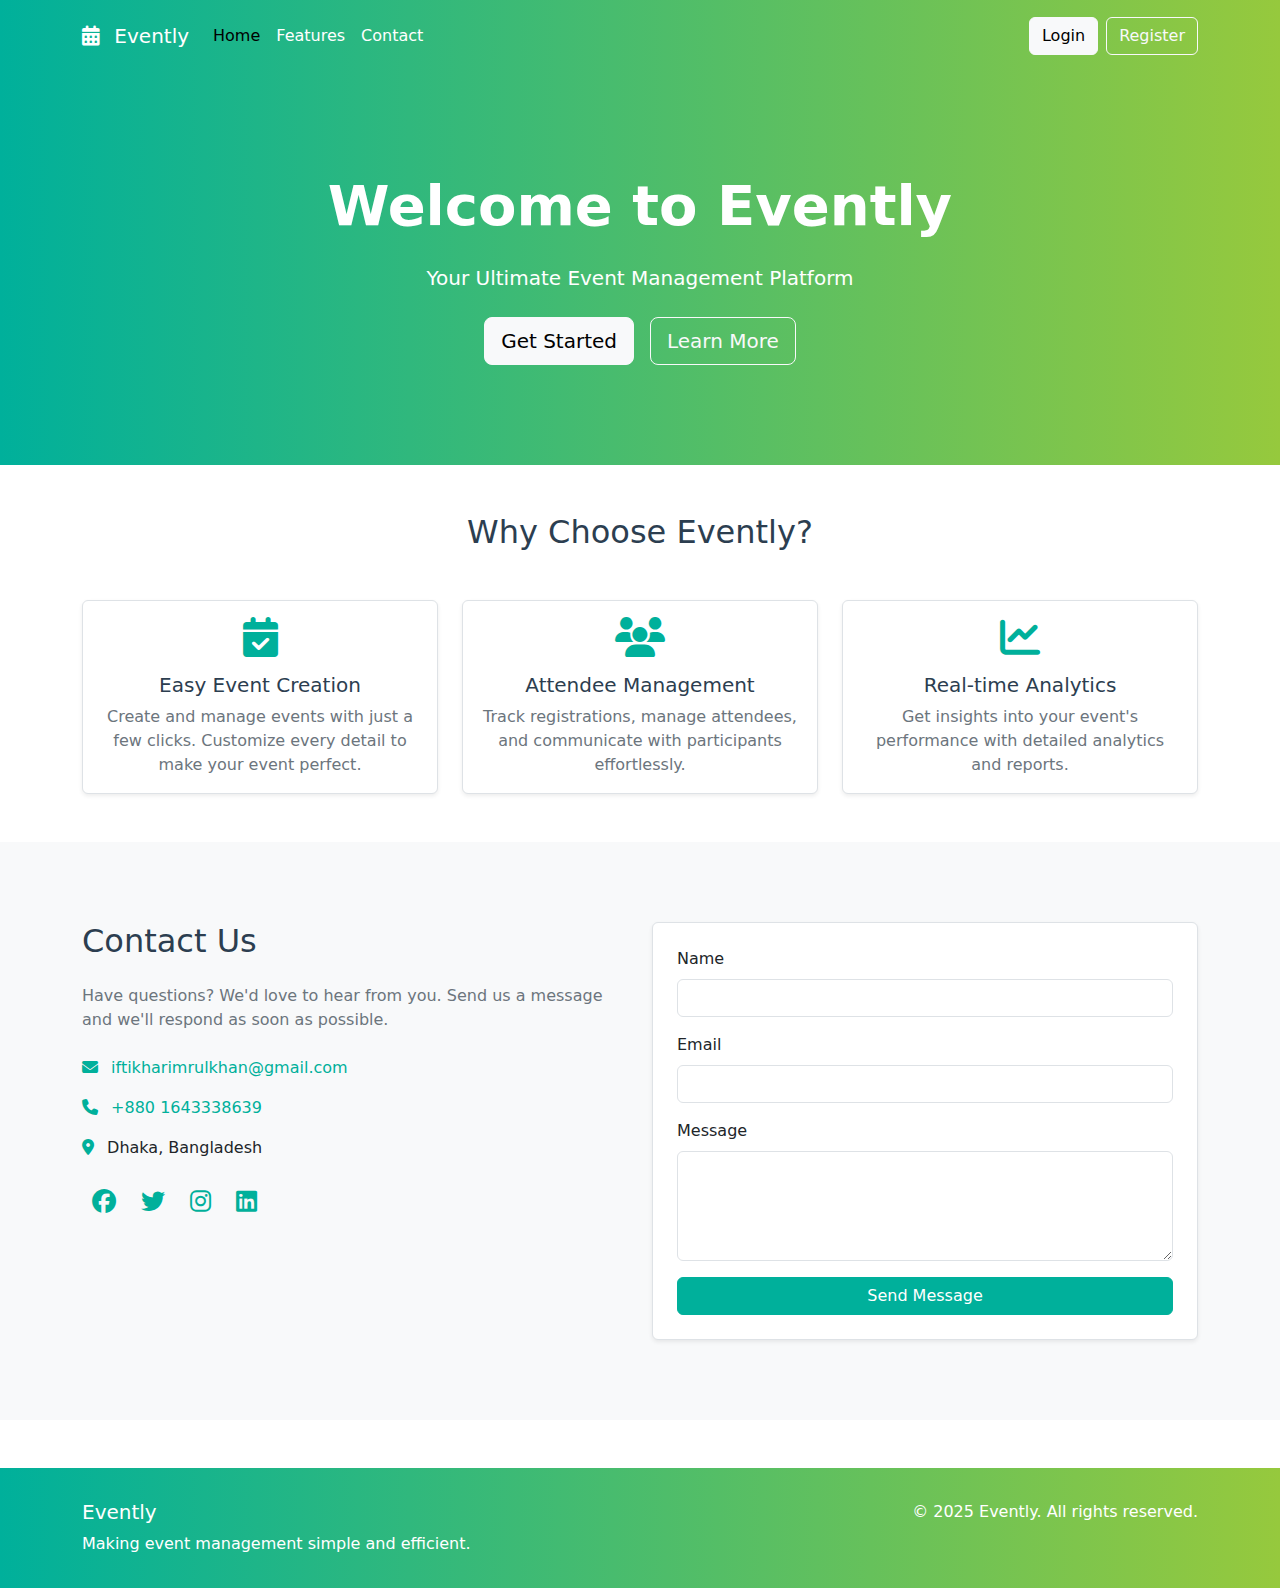
<file: index.html>
<!DOCTYPE html>
<html lang="en">
<head>
    <meta charset="UTF-8">
    <meta name="viewport" content="width=device-width, initial-scale=1.0">
    <title>Evently - Event Management Platform</title>
    
    <!-- Favicon -->
    <link rel="icon" type="image/png" href="assets/icons/time-management.png">
    
    <!-- Bootstrap 5 CSS -->
    <link href="https://cdn.jsdelivr.net/npm/bootstrap@5.3.0/dist/css/bootstrap.min.css" rel="stylesheet">
    
    <!-- Font Awesome -->
    <link rel="stylesheet" href="https://cdnjs.cloudflare.com/ajax/libs/font-awesome/6.4.0/css/all.min.css">
    
    <!-- Theme CSS -->
    <link href="assets/css/theme.css" rel="stylesheet">
</head>
<body>
    <!-- Navigation -->
    <nav class="navbar navbar-evently navbar-expand-lg">
        <div class="container">
            <a class="navbar-brand" href="#">
                <i class="fas fa-calendar-alt me-2"></i>
                Evently
            </a>
            <button class="navbar-toggler" type="button" data-bs-toggle="collapse" data-bs-target="#navbarNav">
                <span class="navbar-toggler-icon"></span>
            </button>
            <div class="collapse navbar-collapse" id="navbarNav">
                <ul class="navbar-nav me-auto">
                    <li class="nav-item">
                        <a class="nav-link active" href="#">Home</a>
                    </li>
                    <li class="nav-item">
                        <a class="nav-link" href="#features">Features</a>
                    </li>
                    <li class="nav-item">
                        <a class="nav-link" href="#contact">Contact</a>
                    </li>
                </ul>
                <div class="d-flex" id="authButtons">
                    <!-- Auth buttons will be inserted here by JavaScript -->
                </div>
            </div>
        </div>
    </nav>

    <!-- Hero Section -->
    <section class="hero-section">
        <div class="container text-center">
            <h1 class="display-4 fw-bold mb-4">Welcome to Evently</h1>
            <p class="lead mb-4">Your Ultimate Event Management Platform</p>
            <div class="d-flex justify-content-center gap-3">
                <button class="btn btn-light btn-lg hover-grow" onclick="window.location.href='views/user_reg.html'">
                    Get Started
                </button>
                <button class="btn btn-outline-light btn-lg hover-grow" onclick="window.location.href='#features'">
                    Learn More
                </button>
            </div>
        </div>
    </section>

    <!-- Features Section -->
    <section class="py-5" id="features">
        <div class="container">
            <h2 class="text-center text-evently-dark mb-5">Why Choose Evently?</h2>
            <div class="row g-4">
                <div class="col-md-4">
                    <div class="card card-evently h-100">
                        <div class="card-body text-center">
                            <i class="fas fa-calendar-check feature-icon"></i>
                            <h5 class="card-title text-evently-dark">Easy Event Creation</h5>
                            <p class="card-text text-evently-muted">Create and manage events with just a few clicks. Customize every detail to make your event perfect.</p>
                        </div>
                    </div>
                </div>
                <div class="col-md-4">
                    <div class="card card-evently h-100">
                        <div class="card-body text-center">
                            <i class="fas fa-users feature-icon"></i>
                            <h5 class="card-title text-evently-dark">Attendee Management</h5>
                            <p class="card-text text-evently-muted">Track registrations, manage attendees, and communicate with participants effortlessly.</p>
                        </div>
                    </div>
                </div>
                <div class="col-md-4">
                    <div class="card card-evently h-100">
                        <div class="card-body text-center">
                            <i class="fas fa-chart-line feature-icon"></i>
                            <h5 class="card-title text-evently-dark">Real-time Analytics</h5>
                            <p class="card-text text-evently-muted">Get insights into your event's performance with detailed analytics and reports.</p>
                        </div>
                    </div>
                </div>
            </div>
        </div>
    </section>

    <!-- Contact Section -->
    <section class="contact-section" id="contact">
        <div class="container">
            <div class="row">
                <div class="col-md-6">
                    <h2 class="text-evently-dark mb-4">Contact Us</h2>
                    <p class="text-evently-muted mb-4">Have questions? We'd love to hear from you. Send us a message and we'll respond as soon as possible.</p>
                    <div class="mb-3">
                        <i class="fas fa-envelope me-2 text-evently-primary"></i>
                        <a href="mailto:contact@evently.com" class="link-evently">iftikharimrulkhan@gmail.com</a>
                    </div>
                    <div class="mb-3">
                        <i class="fas fa-phone me-2 text-evently-primary"></i>
                        <a href="tel:+1234567890" class="link-evently">+880 1643338639</a>
                    </div>
                    <div class="mb-4">
                        <i class="fas fa-location-dot me-2 text-evently-primary"></i>
                        Dhaka, Bangladesh
                    </div>
                    <div class="social-links">
                        <a href="#"><i class="fab fa-facebook"></i></a>
                        <a href="#"><i class="fab fa-twitter"></i></a>
                        <a href="#"><i class="fab fa-instagram"></i></a>
                        <a href="#"><i class="fab fa-linkedin"></i></a>
                    </div>
                </div>
                <div class="col-md-6">
                    <div class="card card-evently">
                        <div class="card-body p-4">
                            <!-- Add alert container -->
                            <div id="contactFormAlert" class="alert d-none"></div>
                            
                            <form id="contactForm">
                                <div class="mb-3">
                                    <label for="name" class="form-label">Name</label>
                                    <input type="text" class="form-control" id="name" required>
                                </div>
                                <div class="mb-3">
                                    <label for="email" class="form-label">Email</label>
                                    <input type="email" class="form-control" id="email" required>
                                </div>
                                <div class="mb-3">
                                    <label for="message" class="form-label">Message</label>
                                    <textarea class="form-control" id="message" rows="4" required></textarea>
                                </div>
                                <button type="submit" class="btn btn-evently w-100" id="submitButton">
                                    Send Message
                                </button>
                            </form>
                        </div>
                    </div>
                </div>                
            </div>
        </div>
    </section>

    <!-- Footer -->
    <footer class="footer-evently mt-5">
        <div class="container">
            <div class="row">
                <div class="col-md-6">
                    <h5>Evently</h5>
                    <p class="mb-0">Making event management simple and efficient.</p>
                </div>
                <div class="col-md-6 text-md-end">
                    <p class="mb-0">&copy; 2025 Evently. All rights reserved.</p>
                </div>
            </div>
        </div>
    </footer>
    <script src="https://cdn.jsdelivr.net/npm/bootstrap@5.3.0/dist/js/bootstrap.bundle.min.js"></script>
    <script src="../assets/js/config.js"></script>

    <!-- Auth Management Script -->
    <script>
        document.addEventListener('DOMContentLoaded', function() {
            const authButtons = document.getElementById('authButtons');
            
            function updateAuthButtons() {
                const token = localStorage.getItem('auth_token');
                const userData = localStorage.getItem('user');

                if (token && userData) {
                    const user = JSON.parse(userData);
                    authButtons.innerHTML = `
                        <span class="navbar-text me-3">
                            Welcome, ${user.full_name}
                        </span>
                        <button onclick="window.location.href='views/dashboard.html'" class="btn btn-light me-2 hover-grow">
                            Dashboard
                        </button>
                        <button onclick="logout()" class="btn btn-outline-light hover-grow">
                            Logout
                        </button>
                    `;
                } else {
                    authButtons.innerHTML = `
                        <button onclick="window.location.href='views/login.html'" class="btn btn-light me-2 hover-grow">
                            Login
                        </button>
                        <button onclick="window.location.href='views/user_reg.html'" class="btn btn-outline-light hover-grow">
                            Register
                        </button>
                    `;
                }
            }

            window.logout = function() {
                localStorage.removeItem('auth_token');
                localStorage.removeItem('user_data');
                updateAuthButtons();
                window.location.href = 'index.html';
            }

            updateAuthButtons();

            const contactForm = document.getElementById('contactForm');
            const contactFormAlert = document.getElementById('contactFormAlert');
            const submitButton = document.getElementById('submitButton');

            function showFormAlert(message, type) {
                contactFormAlert.className = `alert alert-${type}`;
                contactFormAlert.textContent = message;
                contactFormAlert.classList.remove('d-none');

                // Auto hide success messages after 5 seconds
                if (type === 'success') {
                    setTimeout(() => {
                        contactFormAlert.classList.add('d-none');
                    }, 5000);
                }
            }

            if (contactForm) {
                contactForm.addEventListener('submit', async function(e) {
                    e.preventDefault();

                    // Disable submit button and show loading state
                    submitButton.disabled = true;
                    submitButton.innerHTML = `
                        <span class="spinner-border spinner-border-sm" role="status" aria-hidden="true"></span>
                        Sending...
                    `;

                    // Hide any existing alerts
                    contactFormAlert.classList.add('d-none');

                    // Collect form data
                    const formData = {
                        name: document.getElementById('name').value.trim(),
                        email: document.getElementById('email').value.trim(),
                        message: document.getElementById('message').value.trim()
                    };

                    try {
                        const response = await fetch(`${ACTIVE_CONFIG.BASE_URL}/api/endpoints/contact.php`, {
                            method: 'POST',
                            headers: {
                                'Content-Type': 'application/json'
                            },
                            body: JSON.stringify(formData)
                        });

                        const data = await response.json();

                        if (data.success) {
                            showFormAlert('Thank you for your message! We will get back to you soon.', 'success');
                            contactForm.reset();
                        } else {
                            showFormAlert(data.message || 'An error occurred. Please try again.', 'danger');
                        }
                    } catch (error) {
                        console.error('Error:', error);
                        showFormAlert('An error occurred. Please try again later.', 'danger');
                    } finally {
                        // Re-enable submit button and restore original text
                        submitButton.disabled = false;
                        submitButton.innerHTML = 'Send Message';
                    }
                });
            }
        });
    </script>
</body>
</html>
</file>
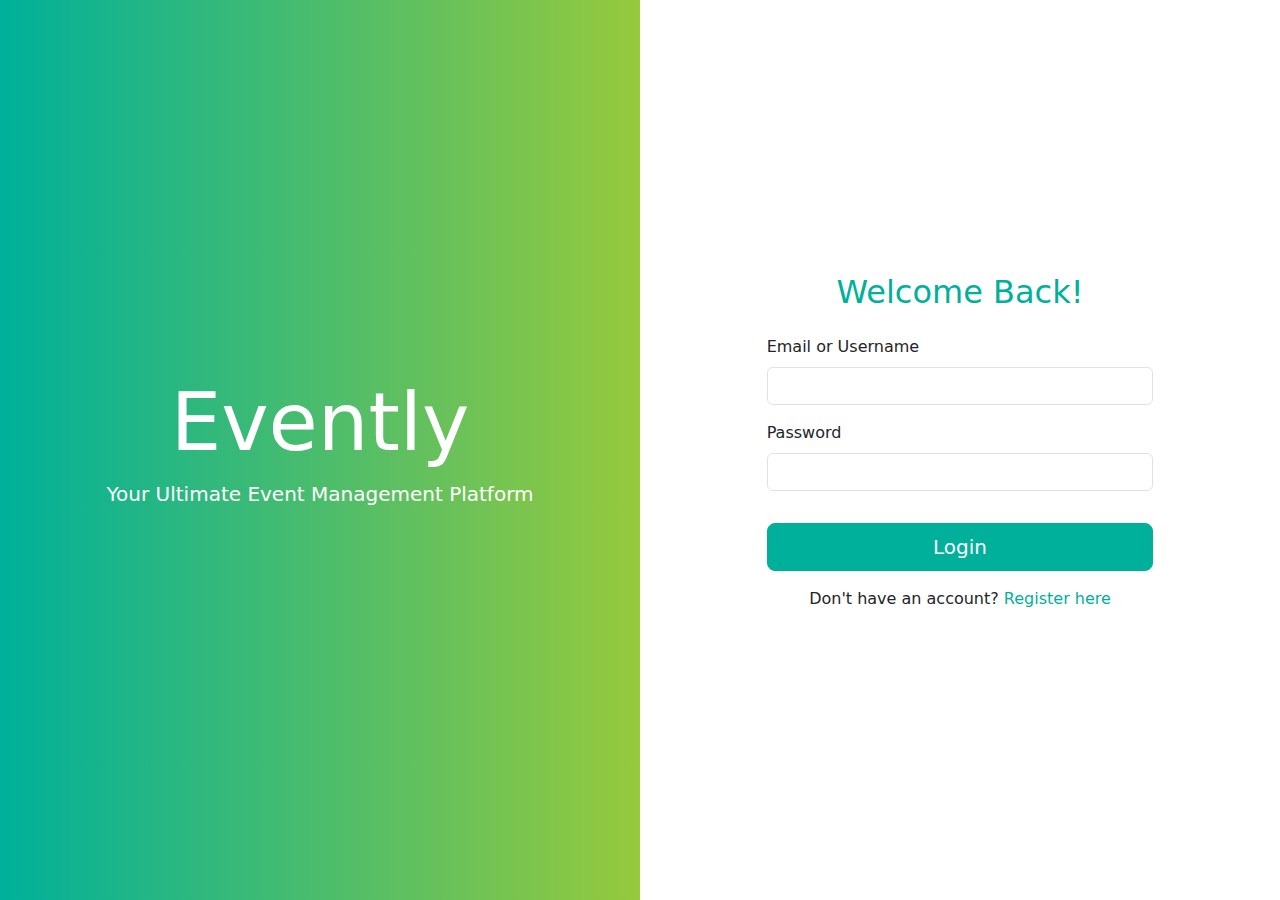
<file: views/attendee-list.html>
<!DOCTYPE html>
<html lang="en">
<head>
    <meta charset="UTF-8">
    <meta name="viewport" content="width=device-width, initial-scale=1.0">
    <title>Attendee List - Evently</title>

    <link rel="icon" type="image/png" href="../assets/icons/time-management.png">
    <link href="https://cdn.jsdelivr.net/npm/bootstrap@5.3.0/dist/css/bootstrap.min.css" rel="stylesheet">
    <link rel="stylesheet" href="https://cdnjs.cloudflare.com/ajax/libs/font-awesome/6.4.0/css/all.min.css">
    <link rel="stylesheet" href="https://cdn.datatables.net/1.11.5/css/dataTables.bootstrap5.min.css">
    <link href="../assets/css/theme.css" rel="stylesheet">

</head>
<body>
    <!-- Navbar -->
    <nav class="navbar navbar-evently">
        <div class="container-fluid">
            <a class="navbar-brand" href="dashboard.html">
                <i class="fas fa-calendar-alt me-2"></i>
                Evently
            </a>
            <div class="d-flex align-items-center" id="navbarAuth">
                <!-- Auth buttons will be inserted here -->
            </div>
        </div>
    </nav>

    <div class="container py-4">
        <!-- Event Info Card -->
        <div class="card card-evently mb-4">
            <div class="card-body">
                <div class="row align-items-center">
                    <div class="col-md-8">
                        <h4 id="eventTitle" class="mb-2">Loading event details...</h4>
                        <p id="eventDetails" class="text-muted mb-0">
                            <i class="fas fa-calendar-alt me-2"></i><span id="eventDate">Loading...</span>
                            <i class="fas fa-clock ms-3 me-2"></i><span id="eventTime">Loading...</span>
                            <i class="fas fa-location-dot ms-3 me-2"></i><span id="eventVenue">Loading...</span>
                        </p>
                    </div>
                    <div class="col-md-4 text-md-end mt-3 mt-md-0">
                        <button onclick="downloadCSV()" class="btn btn-evently">
                            <i class="fas fa-download me-2"></i>Download Attendee List
                        </button>
                    </div>
                </div>
            </div>
        </div>

        <!-- Attendee List Card -->
        <div class="card card-evently">
            <div class="card-body">
                <div class="table-responsive">
                    <table id="attendeeTable" class="table table-striped">
                        <thead>
                            <tr>
                                <th>Name</th>
                                <th>Email</th>
                                <th>Phone</th>
                                <th>Registration Date</th>
                                <th>Status</th>
                                <th>Actions</th>
                            </tr>
                        </thead>
                        <tbody>
                            <!-- Attendees will be populated here -->
                        </tbody>
                    </table>
                </div>
            </div>
        </div>
    </div>

    <!-- jQuery -->
    <script src="https://code.jquery.com/jquery-3.6.0.min.js"></script>
    <!-- Bootstrap JS -->
    <script src="https://cdn.jsdelivr.net/npm/bootstrap@5.3.0/dist/js/bootstrap.bundle.min.js"></script>
    <!-- DataTables -->
    <script src="https://cdn.datatables.net/1.11.5/js/jquery.dataTables.min.js"></script>
    <script src="https://cdn.datatables.net/1.11.5/js/dataTables.bootstrap5.min.js"></script>
    <!-- Config -->
    <script src="../assets/js/config.js"></script>

    <script>
        let attendeeTable;
        let eventData;
        let attendeeData = [];

        document.addEventListener('DOMContentLoaded', function() {
            // Check authentication
            const token = localStorage.getItem('auth_token');
            if (!token) {
                window.location.href = 'login.html';
                return;
            }

            // Get user data
            const userData = JSON.parse(localStorage.getItem('user'));
            if (userData) {
                document.getElementById('navbarAuth').innerHTML = `
                    <span class="text-light me-3">Welcome, ${userData.full_name}</span>
                    <button onclick="logout()" class="btn btn-outline-light">Logout</button>
                `;
            }

            // Get event ID from URL
            const urlParams = new URLSearchParams(window.location.search);
            const eventId = urlParams.get('event_id');

            if (!eventId) {
                window.location.href = 'dashboard.html';
                return;
            }

            // Initialize DataTable
            initializeDataTable();

            // Load event and attendee data
            loadEventData(eventId);
        });

        function initializeDataTable() {
            attendeeTable = $('#attendeeTable').DataTable({
                pageLength: 10,
                order: [[3, 'desc']], // Sort by registration date by default
                columns: [
                    { data: 'full_name' },
                    { data: 'email' },
                    { data: 'phone' },
                    { data: 'registration_date' },
                    { data: 'status' },
                    { data: 'actions' }
                ]
            });
        }

        async function loadEventData(eventId) {
            try {
                const response = await fetch(`${ACTIVE_CONFIG.BASE_URL}/api/endpoints/event_attendees.php?event_id=${eventId}`, {
                    headers: {
                        'Authorization': `Bearer ${localStorage.getItem('auth_token')}`
                    }
                });

                const data = await response.json();

                if (data.success) {
                    eventData = data.event;
                    attendeeData = data.attendees;
                    updateUI();
                } else {
                    alert('Error loading event data');
                    window.location.href = 'dashboard.html';
                }
            } catch (error) {
                console.error('Error:', error);
                alert('Error loading event data');
            }
        }

        function updateUI() {
            // Update event details
            document.getElementById('eventTitle').textContent = eventData.title;
            document.getElementById('eventDate').textContent = new Date(eventData.event_date).toLocaleDateString();
            document.getElementById('eventTime').textContent = eventData.event_time;
            document.getElementById('eventVenue').textContent = eventData.venue;

            // Update attendee table
            attendeeTable.clear();
            attendeeData.forEach(attendee => {
                attendeeTable.row.add({
                    full_name: attendee.full_name,
                    email: attendee.email,
                    phone: attendee.phone,
                    registration_date: new Date(attendee.registration_date).toLocaleString(),
                    status: getStatusBadge(attendee.status),
                    actions: getActionButtons(attendee)
                });
            });
            attendeeTable.draw();
        }

        function getStatusBadge(status) {
            const badges = {
                'pending': '<span class="badge bg-warning">Pending</span>',
                'confirmed': '<span class="badge bg-success">Confirmed</span>',
                'cancelled': '<span class="badge bg-danger">Cancelled</span>'
            };
            return badges[status] || badges['pending'];
        }

        function getActionButtons(attendee) {
            if (attendee.status === 'pending') {
                return `
                    <button onclick="updateStatus(${attendee.registration_id}, 'confirmed')" 
                            class="btn btn-sm btn-success me-1">
                        <i class="fas fa-check"></i>
                    </button>
                    <button onclick="updateStatus(${attendee.registration_id}, 'cancelled')" 
                            class="btn btn-sm btn-danger">
                        <i class="fas fa-times"></i>
                    </button>
                `;
            }
            return '';
        }

        async function updateStatus(registrationId, status) {
            try {
                const response = await fetch(`${ACTIVE_CONFIG.BASE_URL}/api/endpoints/update_registration.php`, {
                    method: 'POST',
                    headers: {
                        'Content-Type': 'application/json',
                        'Authorization': `Bearer ${localStorage.getItem('auth_token')}`
                    },
                    body: JSON.stringify({
                        registration_id: registrationId,
                        status: status
                    })
                });

                const data = await response.json();

                if (data.success) {
                    loadEventData(eventData.event_id);
                } else {
                    alert(data.message || 'Error updating status');
                }
            } catch (error) {
                console.error('Error:', error);
                alert('Error updating status');
            }
        }

        function downloadCSV() {
            const csvRows = [];
            
            csvRows.push(['Name', 'Email', 'Phone', 'Registration Date', 'Status']);
            
            attendeeData.forEach(attendee => {
                csvRows.push([
                    attendee.full_name,
                    attendee.email,
                    attendee.phone,
                    new Date(attendee.registration_date).toLocaleString(),
                    attendee.status
                ]);
            });

            const csvContent = csvRows.map(row => row.join(',')).join('\n');
            
            const blob = new Blob([csvContent], { type: 'text/csv;charset=utf-8;' });
            const link = document.createElement('a');
            link.href = URL.createObjectURL(blob);
            link.download = `attendees_${eventData.title}_${new Date().toISOString().split('T')[0]}.csv`;
            link.click();
        }

        function logout() {
            localStorage.removeItem('auth_token');
            localStorage.removeItem('user');
            window.location.href = '../index.html';
        }
    </script>
</body>
</html>
</file>
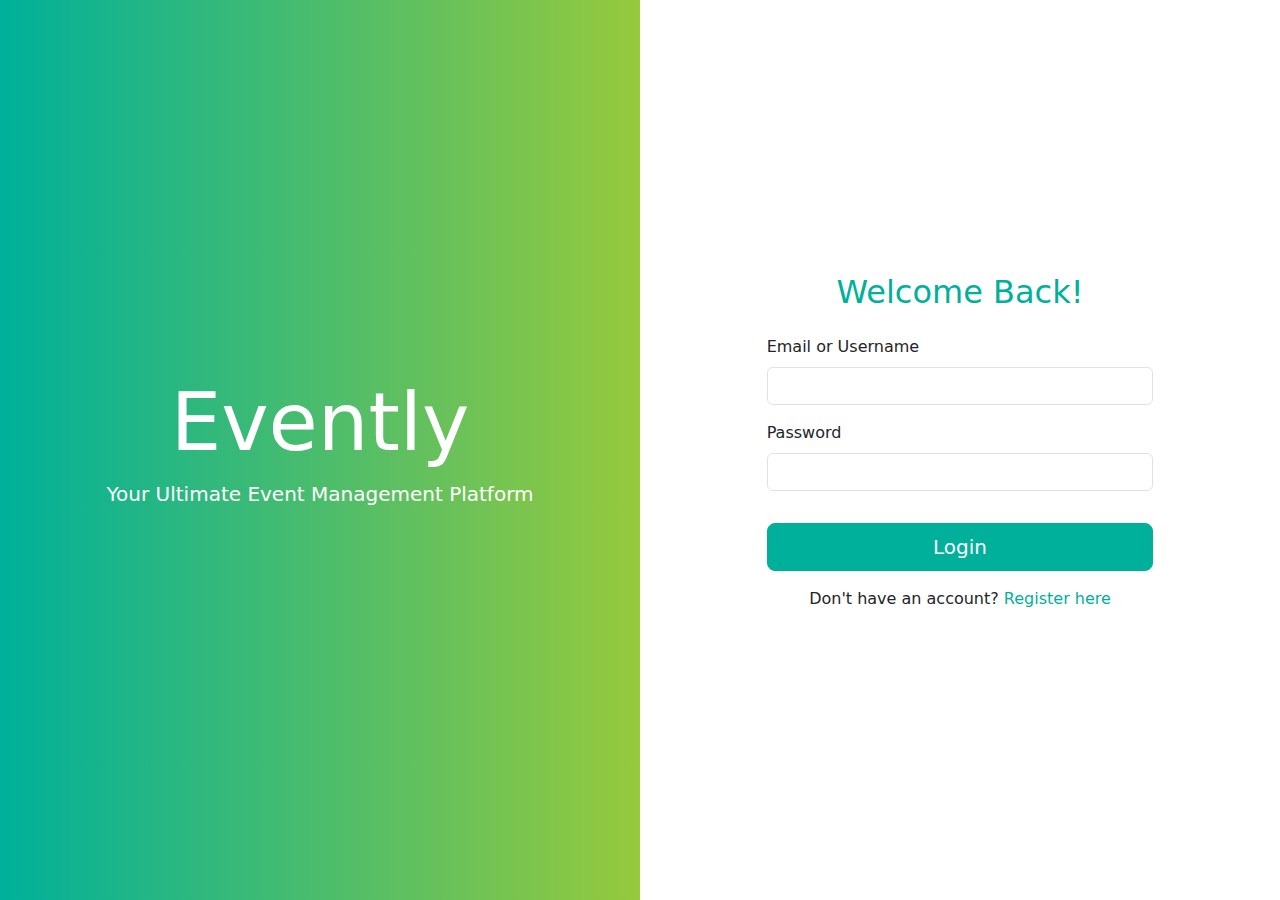
<file: views/create-event.html>
<!DOCTYPE html>
<html lang="en">
<head>
    <meta charset="UTF-8">
    <meta name="viewport" content="width=device-width, initial-scale=1.0">
    <title>Create Event - Evently</title>
    
    <!-- Favicon -->
    <link rel="icon" type="image/png" href="../assets/icons/time-management.png">
    
    <!-- Bootstrap 5 CSS -->
    <link href="https://cdn.jsdelivr.net/npm/bootstrap@5.3.0/dist/css/bootstrap.min.css" rel="stylesheet">
    
    <!-- Font Awesome -->
    <link rel="stylesheet" href="https://cdnjs.cloudflare.com/ajax/libs/font-awesome/6.4.0/css/all.min.css">
    
    <!-- Theme CSS -->
    <link href="../assets/css/theme.css" rel="stylesheet">
</head>
<body>
    <!-- Authentication Check Script -->
    <script>
        if (!localStorage.getItem('auth_token')) {
            window.location.href = 'login.html';
        }
    </script>

    <!-- Navbar -->
    <nav class="navbar navbar-evently">
        <div class="container-fluid">
            <a class="navbar-brand" href="dashboard.html">
                <i class="fas fa-calendar-alt me-2"></i>
                Evently
            </a>
            <div class="d-flex align-items-center">
                <span class="text-light me-3" id="userGreeting"></span>
                <button onclick="logout()" class="btn btn-outline-light">Logout</button>
            </div>
        </div>
    </nav>

    <div class="container py-4">
        <div class="row justify-content-center">
            <div class="col-md-8">
                <div class="card card-evently">
                    <div class="card-body p-4">
                        <h2 class="text-center mb-4">Create New Event</h2>
                        
                        <!-- Alert for messages -->
                        <div id="formAlert" class="alert d-none"></div>

                        <form id="createEventForm" class="needs-validation" novalidate>
                            <!-- Event Title -->
                            <div class="mb-3">
                                <label for="title" class="form-label">Event Title*</label>
                                <input type="text" class="form-control" id="title" name="title" required>
                                <div class="invalid-feedback">Please enter an event title.</div>
                            </div>

                            <!-- Event Description -->
                            <div class="mb-3">
                                <label for="description" class="form-label">Description*</label>
                                <textarea class="form-control" id="description" name="description" rows="4" required></textarea>
                                <div class="invalid-feedback">Please provide an event description.</div>
                            </div>

                            <!-- Date and Time -->
                            <div class="row">
                                <div class="col-md-6 mb-3">
                                    <label for="event_date" class="form-label">Event Date*</label>
                                    <input type="date" class="form-control" id="event_date" name="event_date" required>
                                    <div class="invalid-feedback">Please select an event date.</div>
                                </div>
                                <div class="col-md-6 mb-3">
                                    <label for="event_time" class="form-label">Event Time*</label>
                                    <input type="time" class="form-control" id="event_time" name="event_time" required>
                                    <div class="invalid-feedback">Please select an event time.</div>
                                </div>
                            </div>

                            <!-- Venue -->
                            <div class="mb-3">
                                <label for="venue" class="form-label">Venue*</label>
                                <input type="text" class="form-control" id="venue" name="venue" required>
                                <div class="invalid-feedback">Please enter the event venue.</div>
                            </div>

                            <!-- Capacity and Registration Deadline -->
                            <div class="row">
                                <div class="col-md-6 mb-3">
                                    <label for="capacity" class="form-label">Capacity*</label>
                                    <input type="number" class="form-control" id="capacity" name="capacity" 
                                           min="1" required>
                                    <div class="invalid-feedback">Please enter a valid capacity (minimum 1).</div>
                                </div>
                                <div class="col-md-6 mb-3">
                                    <label for="registration_deadline" class="form-label">Registration Deadline*</label>
                                    <input type="date" class="form-control" id="registration_deadline" 
                                           name="registration_deadline" required>
                                    <div class="invalid-feedback">Please select a registration deadline.</div>
                                </div>
                            </div>

                            <!-- Submit Button -->
                            <div class="d-grid gap-2">
                                <button type="submit" class="btn btn-evently" id="submitButton">
                                    Create Event
                                </button>
                                <a href="dashboard.html" class="btn btn-outline-secondary">Cancel</a>
                            </div>
                        </form>
                    </div>
                </div>
            </div>
        </div>
    </div>

    <!-- Bootstrap JS -->
    <script src="https://cdn.jsdelivr.net/npm/bootstrap@5.3.0/dist/js/bootstrap.bundle.min.js"></script>
    <script src="../assets/js/config.js"></script>

    <script>
        document.addEventListener('DOMContentLoaded', function() {
            // Set user greeting
            const userData = JSON.parse(localStorage.getItem('user_data'));
            if (userData) {
                document.getElementById('userGreeting').textContent = `Welcome, ${userData.full_name}`;
            }

            // Set minimum date for event date and registration deadline
            const today = new Date().toISOString().split('T')[0];
            document.getElementById('event_date').min = today;
            document.getElementById('registration_deadline').min = today;

            // Form submission
            const form = document.getElementById('createEventForm');
            const submitButton = document.getElementById('submitButton');
            const formAlert = document.getElementById('formAlert');

            form.addEventListener('submit', async function(e) {
                e.preventDefault();

                if (!form.checkValidity()) {
                    e.stopPropagation();
                    form.classList.add('was-validated');
                    return;
                }

                // Validate registration deadline is before event date
                const eventDate = new Date(document.getElementById('event_date').value);
                const regDeadline = new Date(document.getElementById('registration_deadline').value);
                
                if (regDeadline >= eventDate) {
                    showAlert('Registration deadline must be before the event date', 'danger');
                    return;
                }

                // Disable submit button and show loading state
                submitButton.disabled = true;
                submitButton.innerHTML = `
                    <span class="spinner-border spinner-border-sm" role="status" aria-hidden="true"></span>
                    Creating Event...
                `;

                // Prepare form data
                const formData = {
                    title: document.getElementById('title').value.trim(),
                    description: document.getElementById('description').value.trim(),
                    event_date: document.getElementById('event_date').value,
                    event_time: document.getElementById('event_time').value,
                    venue: document.getElementById('venue').value.trim(),
                    capacity: parseInt(document.getElementById('capacity').value),
                    registration_deadline: document.getElementById('registration_deadline').value
                };

                try {

                    const token = localStorage.getItem('auth_token');
                    console.log('Sending token:', token);
                    const response = await fetch(`${ACTIVE_CONFIG.BASE_URL}/api/endpoints/create_event.php`, {
                        method: 'POST',
                        headers: {
                            'Content-Type': 'application/json',
                            'Authorization': `Bearer ${token}`
                        },
                        body: JSON.stringify(formData)
                    });

                    const data = await response.json();

                    if (data.success) {
                        showAlert('Event created successfully!', 'success');
                        setTimeout(() => {
                            window.location.href = 'dashboard.html';
                        }, 1500);
                    } else {
                        showAlert(data.message || 'Failed to create event', 'danger');
                    }
                } catch (error) {
                    console.error('Error:', error);
                    showAlert('An error occurred. Please try again.', 'danger');
                } finally {
                    // Re-enable submit button
                    submitButton.disabled = false;
                    submitButton.innerHTML = 'Create Event';
                }
            });
        });

        function showAlert(message, type) {
            const alertDiv = document.getElementById('formAlert');
            alertDiv.className = `alert alert-${type}`;
            alertDiv.textContent = message;
            alertDiv.classList.remove('d-none');

            if (type === 'success') {
                setTimeout(() => {
                    alertDiv.classList.add('d-none');
                }, 3000);
            }
        }

        function logout() {
            localStorage.removeItem('auth_token');
            localStorage.removeItem('user_data');
            window.location.href = 'login.html';
        }
    </script>
</body>
</html>
</file>
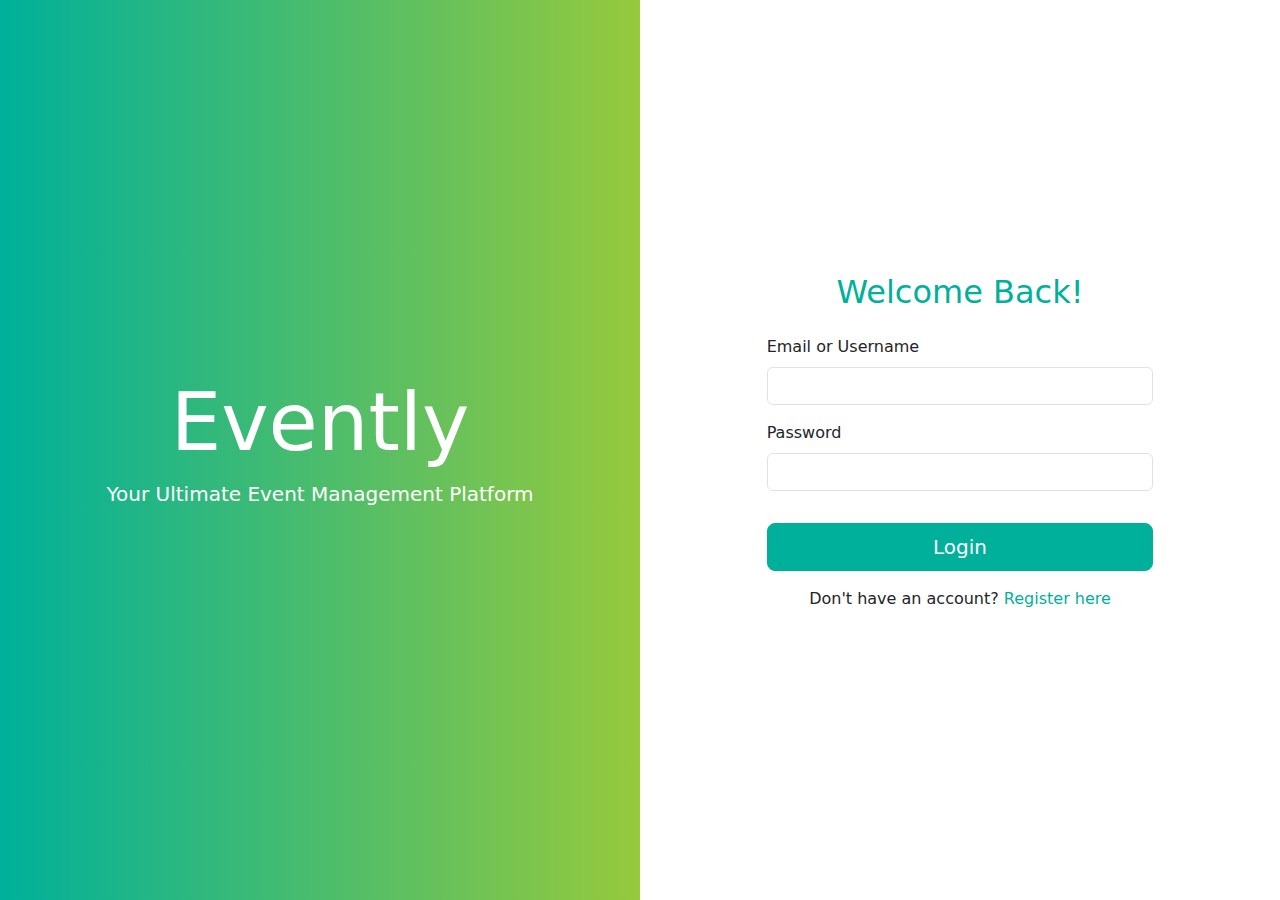
<file: views/event-details.html>
<!DOCTYPE html>
<html lang="en">
<head>
    <meta charset="UTF-8">
    <meta name="viewport" content="width=device-width, initial-scale=1.0">
    <title>Event Details - Evently</title>
    
    <!-- Favicon -->
    <link rel="icon" type="image/png" href="../assets/icons/time-management.png">
    
    <!-- Bootstrap 5 CSS -->
    <link href="https://cdn.jsdelivr.net/npm/bootstrap@5.3.0/dist/css/bootstrap.min.css" rel="stylesheet">
    
    <!-- Font Awesome -->
    <link rel="stylesheet" href="https://cdnjs.cloudflare.com/ajax/libs/font-awesome/6.4.0/css/all.min.css">
    
    <!-- Theme CSS -->
    <link href="../assets/css/theme.css" rel="stylesheet">
</head>
<body>
    <!-- Navbar -->
    <nav class="navbar navbar-evently">
        <div class="container-fluid">
            <a class="navbar-brand" href="dashboard.html">
                <i class="fas fa-calendar-alt me-2"></i>
                Evently
            </a>
            <div class="d-flex align-items-center" id="navbarAuth">
                <!-- Auth buttons will be inserted here -->
            </div>
        </div>
    </nav>

    <div class="container py-4">
        <div class="row">
            <div class="col-md-8">
                <!-- Event Details Card -->
                <div class="card card-evently mb-4">
                    <div class="card-body">
                        <div id="eventStatus" class="float-end">
                            <!-- Status badge will be inserted here -->
                        </div>
                        <h2 id="eventTitle" class="mb-3">Loading...</h2>
                        <p id="eventDescription" class="text-muted mb-4">Loading...</p>
                        
                        <div class="row mb-4">
                            <div class="col-md-6">
                                <h5 class="text-evently-primary mb-3">Event Details</h5>
                                <ul class="list-unstyled">
                                    <li class="mb-2">
                                        <i class="fas fa-calendar me-2 text-evently-primary"></i>
                                        <span id="eventDate">Loading...</span>
                                    </li>
                                    <li class="mb-2">
                                        <i class="fas fa-clock me-2 text-evently-primary"></i>
                                        <span id="eventTime">Loading...</span>
                                    </li>
                                    <li class="mb-2">
                                        <i class="fas fa-location-dot me-2 text-evently-primary"></i>
                                        <span id="eventVenue">Loading...</span>
                                    </li>
                                    <li class="mb-2">
                                        <i class="fas fa-users me-2 text-evently-primary"></i>
                                        <span id="eventCapacity">Loading...</span>
                                    </li>
                                </ul>
                            </div>
                            <div class="col-md-6">
                                <h5 class="text-evently-primary mb-3">Organizer Information</h5>
                                <ul class="list-unstyled">
                                    <li class="mb-2">
                                        <i class="fas fa-user me-2 text-evently-primary"></i>
                                        <span id="organizerName">Loading...</span>
                                    </li>
                                    <li class="mb-2">
                                        <i class="fas fa-envelope me-2 text-evently-primary"></i>
                                        <span id="organizerEmail">Loading...</span>
                                    </li>
                                </ul>
                            </div>
                        </div>

                        <div class="border-top pt-4">
                            <h5 class="text-evently-primary mb-3">Registration Information</h5>
                            <ul class="list-unstyled">
                                <li class="mb-2">
                                    <i class="fas fa-calendar-check me-2 text-evently-primary"></i>
                                    Registration Deadline: <span id="registrationDeadline">Loading...</span>
                                </li>
                                <li class="mb-2">
                                    <i class="fas fa-user-group me-2 text-evently-primary"></i>
                                    Available Spots: <span id="availableSpots">Loading...</span>
                                </li>
                            </ul>
                        </div>
                    </div>
                </div>
            </div>

            <!-- Registration Card -->
            <div class="col-md-4">
                <div class="card card-evently">
                    <div class="card-body">
                        <h5 class="card-title mb-3">Registration</h5>
                        <div id="registrationStatus" class="mb-3">
                            <!-- Registration status will be shown here -->
                        </div>
                        <div id="registrationActions">
                            <!-- Registration button or status will be shown here -->
                        </div>
                    </div>
                </div>
            </div>
        </div>
    </div>

<!-- Registration Modal -->
<div class="modal fade" id="registrationModal" tabindex="-1" aria-labelledby="registrationModalLabel" aria-hidden="true">
    <div class="modal-dialog">
        <div class="modal-content">
            <div class="modal-header bg-evently-gradient text-white">
                <h5 class="modal-title" id="registrationModalLabel">Event Registration</h5>
                <button type="button" class="btn-close btn-close-white" data-bs-dismiss="modal" aria-label="Close"></button>
            </div>
            <div class="modal-body">
                <form id="registrationForm" class="needs-validation" novalidate>
                    <!-- Alert for messages -->
                    <div id="registrationAlert" class="alert d-none mb-3"></div>

                    <!-- Full Name -->
                    <div class="mb-3">
                        <label for="fullName" class="form-label">Full Name*</label>
                        <input type="text" class="form-control" id="fullName" name="full_name" required>
                        <div class="invalid-feedback">
                            Please enter your full name.
                        </div>
                    </div>

                    <!-- Email -->
                    <div class="mb-3">
                        <label for="email" class="form-label">Email Address*</label>
                        <input type="email" class="form-control" id="email" name="email" required>
                        <div class="invalid-feedback">
                            Please enter a valid email address.
                        </div>
                    </div>

                    <!-- Phone -->
                    <div class="mb-3">
                        <label for="phone" class="form-label">Phone Number*</label>
                        <input type="tel" class="form-control" id="phone" name="phone" 
                               pattern="01[3-9][0-9]{8}" required>
                        <div class="invalid-feedback">
                            Please enter a valid 11-digit phone number.
                        </div>
                        <small class="text-muted">Format: 01XXXXXXXXX</small>
                    </div>

                    <!-- Submit Button -->
                    <div class="d-grid">
                        <button type="submit" class="btn btn-evently" id="submitRegistration">
                            Register
                        </button>
                    </div>
                </form>
            </div>
        </div>
    </div>
</div>

    <!-- Bootstrap JS -->
    <script src="https://cdn.jsdelivr.net/npm/bootstrap@5.3.0/dist/js/bootstrap.bundle.min.js"></script>
    <script src="../assets/js/config.js"></script>

    <script>
        let eventData = null;
        let userData = null;

        document.addEventListener('DOMContentLoaded', function() {
            // Get event ID from URL
            const urlParams = new URLSearchParams(window.location.search);
            const eventId = urlParams.get('id');

            if (!eventId) {
                window.location.href = 'dashboard.html';
                return;
            }

            // Get user data
            userData = JSON.parse(localStorage.getItem('user'));
            if (userData) {
                document.getElementById('navbarAuth').innerHTML = `
                    <span class="text-light me-3">Welcome, ${userData.full_name}</span>
                    <button onclick="logout()" class="btn btn-outline-light">Logout</button>
                `;
            }

            // Load event details
            loadEventDetails(eventId);
        });

        async function loadEventDetails(eventId) {
            try {
                const response = await fetch(`${ACTIVE_CONFIG.BASE_URL}/api/endpoints/event-details.php?id=${eventId}`, {
                    headers: {
                        'Authorization': `Bearer ${localStorage.getItem('auth_token')}`
                    }
                });

                const data = await response.json();

                if (data.success) {
                    eventData = data.event;
                    updateEventUI(eventData);
                } else {
                    shownAlert(null, 'Event not found', 'error');
                    window.location.href = 'dashboard.html';
                }
            } catch (error) {
                console.error('Error:', error);
                alert('Error loading event details');
            }
        }

        function updateEventUI(event) {
            // Update event details
            document.getElementById('eventTitle').textContent = event.title;
            document.getElementById('eventDescription').textContent = event.description;
            document.getElementById('eventDate').textContent = new Date(event.event_date).toLocaleDateString();
            document.getElementById('eventTime').textContent = event.event_time;
            document.getElementById('eventVenue').textContent = event.venue;
            document.getElementById('eventCapacity').textContent = `${event.registered_attendees}/${event.capacity} Attendees`;
            document.getElementById('organizerName').textContent = event.organizer;
            document.getElementById('organizerEmail').textContent = event.organizer_email;
            document.getElementById('registrationDeadline').textContent = new Date(event.registration_deadline).toLocaleDateString();
            document.getElementById('availableSpots').textContent = event.capacity - event.registered_attendees;

            // Update status badge
            const statusBadge = getStatusBadge(event);
            document.getElementById('eventStatus').innerHTML = statusBadge;

            // Update registration section
            updateRegistrationSection(event);
        }

        function getStatusBadge(event) {
            const now = new Date();
            const eventDate = new Date(event.event_date);
            
            if (eventDate < now) {
                return '<span class="badge badge-past">Past</span>';
            } else if (event.registered_attendees >= event.capacity) {
                return '<span class="badge badge-full">Full</span>';
            } else {
                return '<span class="badge badge-available">Available</span>';
            }
        }

        function updateRegistrationSection(event) {
            const registrationActions = document.getElementById('registrationActions');
            const registrationStatus = document.getElementById('registrationStatus');
            const now = new Date();
            const eventDate = new Date(event.event_date);
            const regDeadline = new Date(event.registration_deadline);

            // Check if current user is the event creator
            const isEventCreator = userData && userData.user_id === event.user_id;
            const isAdmin = userData && userData.is_admin;
            
            if (isEventCreator || isAdmin) {
                // Show attendee management section for event creator
                registrationStatus.innerHTML = `
                    <div class="alert alert-info">
                        <i class="fas fa-user-shield me-2"></i>You are the event organizer
                    </div>
                `;
                registrationActions.innerHTML = `
                    <div class="d-grid gap-2">
                        <button onclick="viewAttendees(${event.event_id})" class="btn btn-evently w-100">
                            <i class="fas fa-users me-2"></i>Manage Attendees
                        </button>
                        <div class="text-center mt-2">
                            <small class="text-muted">
                                Logout or Login as a regular user who is not the event creator to register
                            </small>
                        </div>
                    </div>
                `;
            } else {
                // Regular registration section for non-creators
                if (eventDate < now) {
                    registrationStatus.innerHTML = `
                        <div class="alert alert-secondary">
                            This event has already taken place.
                        </div>
                    `;
                    registrationActions.innerHTML = '';
                } else if (event.registered_attendees >= event.capacity) {
                    registrationStatus.innerHTML = `
                        <div class="alert alert-danger">
                            This event is full.
                        </div>
                    `;
                    registrationActions.innerHTML = '';
                } else if (regDeadline < now) {
                    registrationStatus.innerHTML = `
                        <div class="alert alert-warning">
                            Registration deadline has passed.
                        </div>
                    `;
                    registrationActions.innerHTML = '';
                } else {
                    registrationStatus.innerHTML = `
                        <div class="alert alert-success">
                            Registration is open!
                        </div>
                    `;
                    registrationActions.innerHTML = `
                        <button onclick="showRegistrationModal()" class="btn btn-evently w-100">
                            Register for Event
                        </button>
                    `;
                }
            }
        }

        function viewAttendees(eventId) {
            window.location.href = `attendee-list.html?event_id=${eventId}`;
        }
        function showRegistrationModal() {
            // Clear previous form data and errors
            document.getElementById('registrationForm').reset();
            document.getElementById('registrationAlert').classList.add('d-none');
            
            // Initialize modal
            const modal = new bootstrap.Modal(document.getElementById('registrationModal'));
            modal.show();
        }

        document.getElementById('registrationForm').addEventListener('submit', async function(e) {
            e.preventDefault();

            if (!this.checkValidity()) {
                e.stopPropagation();
                this.classList.add('was-validated');
                return;
            }

            const submitButton = document.getElementById('submitRegistration');
            submitButton.disabled = true;
            submitButton.innerHTML = `
                <span class="spinner-border spinner-border-sm" role="status" aria-hidden="true"></span>
                Registering...
            `;

            try {
                const formData = {
                    event_id: eventData.event_id,
                    full_name: document.getElementById('fullName').value.trim(),
                    email: document.getElementById('email').value.trim(),
                    phone: document.getElementById('phone').value.trim(),
                };

                const response = await fetch(`${ACTIVE_CONFIG.BASE_URL}/api/endpoints/register_attendee.php`, {
                    method: 'POST',
                    headers: {
                        'Content-Type': 'application/json',
                        'Authorization': `Bearer ${localStorage.getItem('auth_token')}`
                    },
                    body: JSON.stringify(formData)
                });

                const data = await response.json();

                if (data.success) {
                    showAlert('registrationAlert', 'Registration successful!', 'success');
                    setTimeout(() => {
                        bootstrap.Modal.getInstance(document.getElementById('registrationModal')).hide();
                        // Reload event details to update capacity
                        loadEventDetails(eventData.event_id);
                    }, 2000);
                } else {
                    showAlert('registrationAlert', data.message || 'Registration failed. Please try again.', 'danger');
                }
            } catch (error) {
                console.error('Error:', error);
                showAlert('registrationAlert', 'An error occurred. Please try again later.', 'danger');
            } finally {
                submitButton.disabled = false;
                submitButton.innerHTML = 'Register';
            }
        });

        function showAlert(elementId, message, type) {
            const alert = document.getElementById(elementId);
            alert.className = `alert alert-${type}`;
            alert.textContent = message;
            alert.classList.remove('d-none');

            if (type === 'success') {
                setTimeout(() => {
                    alert.classList.add('d-none');
                }, 3000);
            }
        }

        function shownAlert(elementId, message, type = 'success') {
            const alertContainer = document.getElementById('alertContainer');
            const alertId = 'alert-' + Date.now();
            
            const alertElement = document.createElement('div');
            alertElement.id = alertId;
            alertElement.className = `custom-alert custom-alert-${type}`;
            alertElement.innerHTML = `
                ${message}
                <button class="close-btn" onclick="closeAlert('${alertId}')">&times;</button>
            `;
            
            alertContainer.appendChild(alertElement);
            
            setTimeout(() => alertElement.classList.add('show'), 10);
            
            setTimeout(() => closeAlert(alertId), 3000);
        }

        function closeAlert(alertId) {
            const alertElement = document.getElementById(alertId);
            if (alertElement) {
                alertElement.classList.remove('show');
                setTimeout(() => alertElement.remove(), 300);
            }
        }

        function logout() {
            localStorage.removeItem('auth_token');
            localStorage.removeItem('user');
            window.location.href = '../index.html';
        }
    </script>
    <div class="custom-alert-container" id="alertContainer"></div>
</body>
</html>
</file>
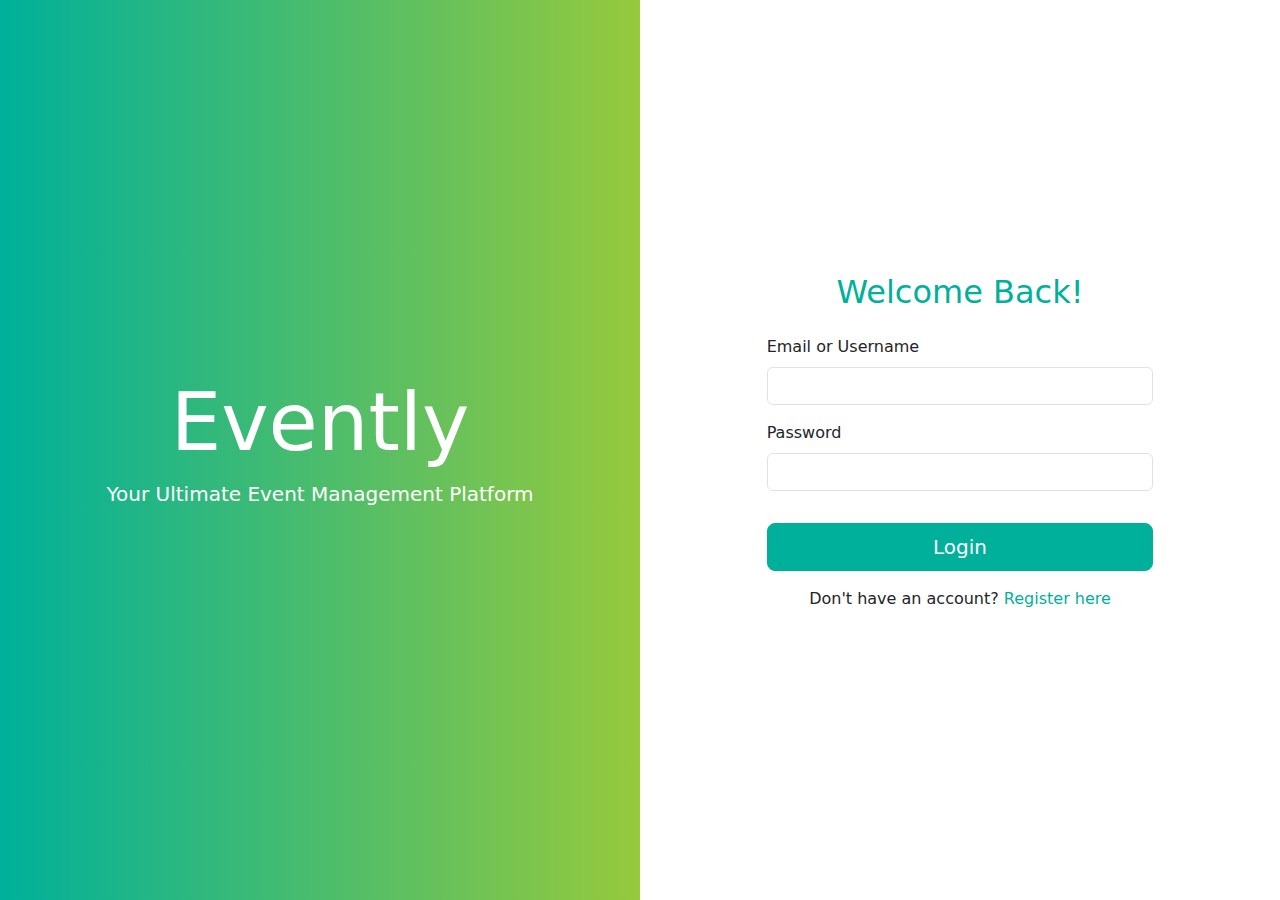
<file: views/login.html>
<!DOCTYPE html>
<html lang="en">
<head>
    <meta charset="UTF-8">
    <meta name="viewport" content="width=device-width, initial-scale=1.0">
    <title>Login - Evently</title>
    
    <!-- Favicon -->
    <link rel="icon" type="image/png" href="../assets/icons/time-management.png">
    
    <!-- Bootstrap 5 CSS -->
    <link href="https://cdn.jsdelivr.net/npm/bootstrap@5.3.0/dist/css/bootstrap.min.css" rel="stylesheet">
    
    <!-- Theme CSS -->
    <link href="../assets/css/theme.css" rel="stylesheet">
</head>
<body>

    <script>
        // Check authentication before page loads
        if (localStorage.getItem('auth_token')) {
            window.location.href = 'dashboard.html';
        }
    </script>

<div class="container-fluid">
    <div class="row min-vh-100">
        <!-- Left side - Image and Brand -->
        <div class="col-md-6 d-none d-md-flex bg-evently-gradient align-items-center justify-content-center">
            <div class="text-center text-white">
                <h1 class="display-1">Evently</h1>
                <p class="lead">Your Ultimate Event Management Platform</p>
            </div>
        </div>

        <!-- Right side - Login Form -->
        <div class="col-md-6 d-flex align-items-center">
            <div class="container">
                <div class="row justify-content-center">
                    <div class="col-12 col-lg-8">
                        <h2 class="text-center mb-4 text-evently-primary">Welcome Back!</h2>
                        
                        <!-- Alert for messages -->
                        <div id="formAlert" class="alert d-none"></div>
                        
                        <form id="loginForm" class="needs-validation" novalidate>
                            <!-- Email/Username -->
                            <div class="mb-3">
                                <label for="identifier" class="form-label">Email or Username</label>
                                <input type="text" class="form-control" id="identifier" 
                                       name="identifier" required>
                                <div class="invalid-feedback">
                                    Please enter your email or username.
                                </div>
                            </div>

                            <!-- Password -->
                            <div class="mb-3">
                                <label for="password" class="form-label">Password</label>
                                <input type="password" class="form-control" id="password" 
                                       name="password" required>
                                <div class="invalid-feedback">
                                    Please enter your password.
                                </div>
                            </div>

                            <!-- Remember Me & Forgot Password -->
                            <div class="row mb-3">
                                <div class="col-6">
                                    <!-- <div class="form-check">
                                        <input type="checkbox" class="form-check-input" id="remember">
                                        <label class="form-check-label" for="remember">Remember me</label>
                                    </div> -->
                                </div>
                                <!-- <div class="col-6 text-end">
                                    <a href="forgot-password.html" class="link-evently">Forgot Password?</a>
                                </div> -->
                            </div>

                            <!-- Submit Button -->
                            <div class="d-grid gap-2 mb-3">
                                <button type="submit" class="btn btn-evently btn-lg">Login</button>
                            </div>

                            <!-- Register Link -->
                            <p class="text-center">
                                Don't have an account? 
                                <a href="user_reg.html" class="link-evently">Register here</a>
                            </p>
                        </form>
                    </div>
                </div>
            </div>
        </div>
    </div>
</div>

<!-- Bootstrap JS -->
<script src="https://cdn.jsdelivr.net/npm/bootstrap@5.3.0/dist/js/bootstrap.bundle.min.js"></script>

<!-- Auth JS -->
<script src="../assets/js/auth.js"></script>
<script src="../assets/js/config.js"></script>


</body>
</html>
</file>
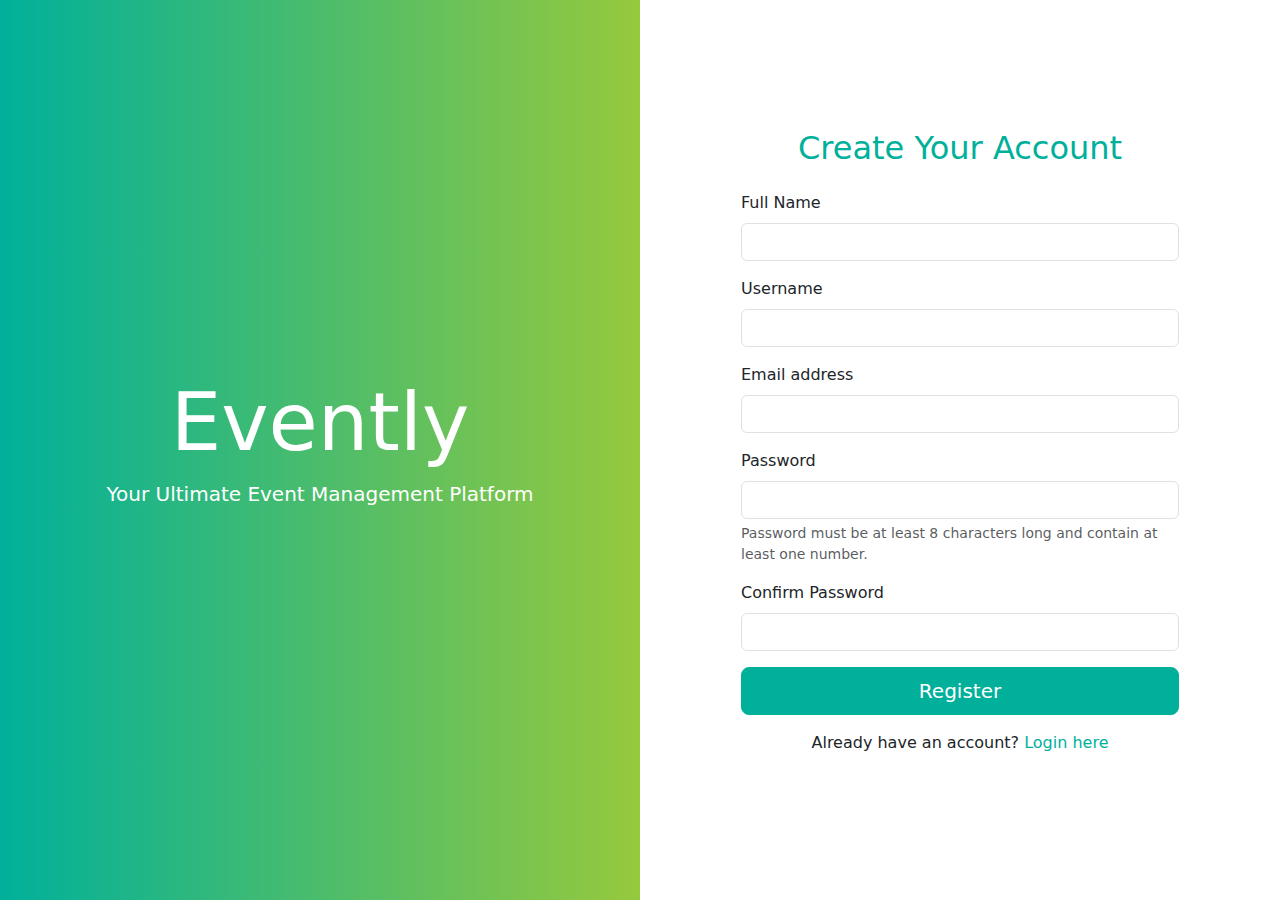
<file: views/user_reg.html>
<!DOCTYPE html>
<html lang="en">
<head>
    <meta charset="UTF-8">
    <meta name="viewport" content="width=device-width, initial-scale=1.0">
    <title>Register - Evently</title>
    
    <!-- Favicon -->
    <link rel="icon" type="image/png" href="../assets/icons/time-management.png">
    <link rel="shortcut icon" type="image/png" href="../assets/icons/time-management.png">
    <link rel="apple-touch-icon" href="../assets/icons/time-management.png">
    
    <!-- Bootstrap 5 CSS -->
    <link href="https://cdn.jsdelivr.net/npm/bootstrap@5.3.0/dist/css/bootstrap.min.css" rel="stylesheet">
    
    <!-- Theme CSS -->
    <link href="../assets/css/theme.css" rel="stylesheet">
</head>
<body>

    <script>
        // Check authentication before page loads
        if (localStorage.getItem('auth_token')) {
            window.location.href = 'dashboard.html';
        }
    </script>

<div class="container-fluid">
    <div class="row min-vh-100">
        <!-- Left side - Image and Brand -->
        <div class="col-md-6 d-none d-md-flex bg-evently-gradient align-items-center justify-content-center">
            <div class="text-center text-white">
                <h1 class="display-1">Evently</h1>
                <p class="lead">Your Ultimate Event Management Platform</p>
            </div>
        </div>

        <!-- Right side - Registration Form -->
        <div class="col-md-6 d-flex align-items-center">
            <div class="container">
                <div class="row justify-content-center">
                    <div class="col-12 col-lg-9">
                        <h2 class="text-center mb-4 text-evently-primary">Create Your Account</h2>
                        
                        <form id="registrationForm" class="needs-validation" novalidate>
                            <!-- Alert for form messages -->
                            <div id="formAlert" class="alert d-none"></div>

                            <!-- Form fields -->
                            <div class="mb-3">
                                <label for="fullName" class="form-label">Full Name</label>
                                <input type="text" class="form-control" id="fullName" name="full_name" required>
                                <div class="invalid-feedback">Please enter your full name.</div>
                            </div>

                            <div class="mb-3">
                                <label for="username" class="form-label">Username</label>
                                <input type="text" class="form-control" id="username" name="username" required>
                                <div class="invalid-feedback">Please choose a username.</div>
                            </div>

                            <div class="mb-3">
                                <label for="email" class="form-label">Email address</label>
                                <input type="email" class="form-control" id="email" name="email" required>
                                <div class="invalid-feedback">Please enter a valid email address.</div>
                            </div>

                            <div class="mb-3">
                                <label for="password" class="form-label">Password</label>
                                <input type="password" 
                                       class="form-control" 
                                       id="password" 
                                       name="password" 
                                       pattern="^(?=.*[0-9])(?=.*[a-zA-Z])([a-zA-Z0-9]+){8,}$"
                                       required>
                                <div class="invalid-feedback">
                                    Password must be at least 8 characters long and contain at least one number.
                                </div>
                                <div class="form-text">
                                    Password must be at least 8 characters long and contain at least one number.
                                </div>
                            </div>

                            <div class="mb-3">
                                <label for="confirmPassword" class="form-label">Confirm Password</label>
                                <input type="password" class="form-control" id="confirmPassword" name="confirm_password" required>
                                <div class="invalid-feedback">Passwords do not match.</div>
                            </div>

                            <div class="d-grid gap-2 mb-3">
                                <button type="submit" class="btn btn-evently btn-lg">Register</button>
                            </div>

                            <p class="text-center">
                                Already have an account? <a href="login.html" class="link-evently">Login here</a>
                            </p>
                        </form>
                    </div>
                </div>
            </div>
        </div>
    </div>
</div>

<!-- Bootstrap JS and Popper.js -->
<script src="https://cdn.jsdelivr.net/npm/bootstrap@5.3.0/dist/js/bootstrap.bundle.min.js"></script>

<!-- Auth JS -->
<script src="../assets/js/auth.js"></script>
<script src="../assets/js/config.js"></script>
</body>
</html>
</file>
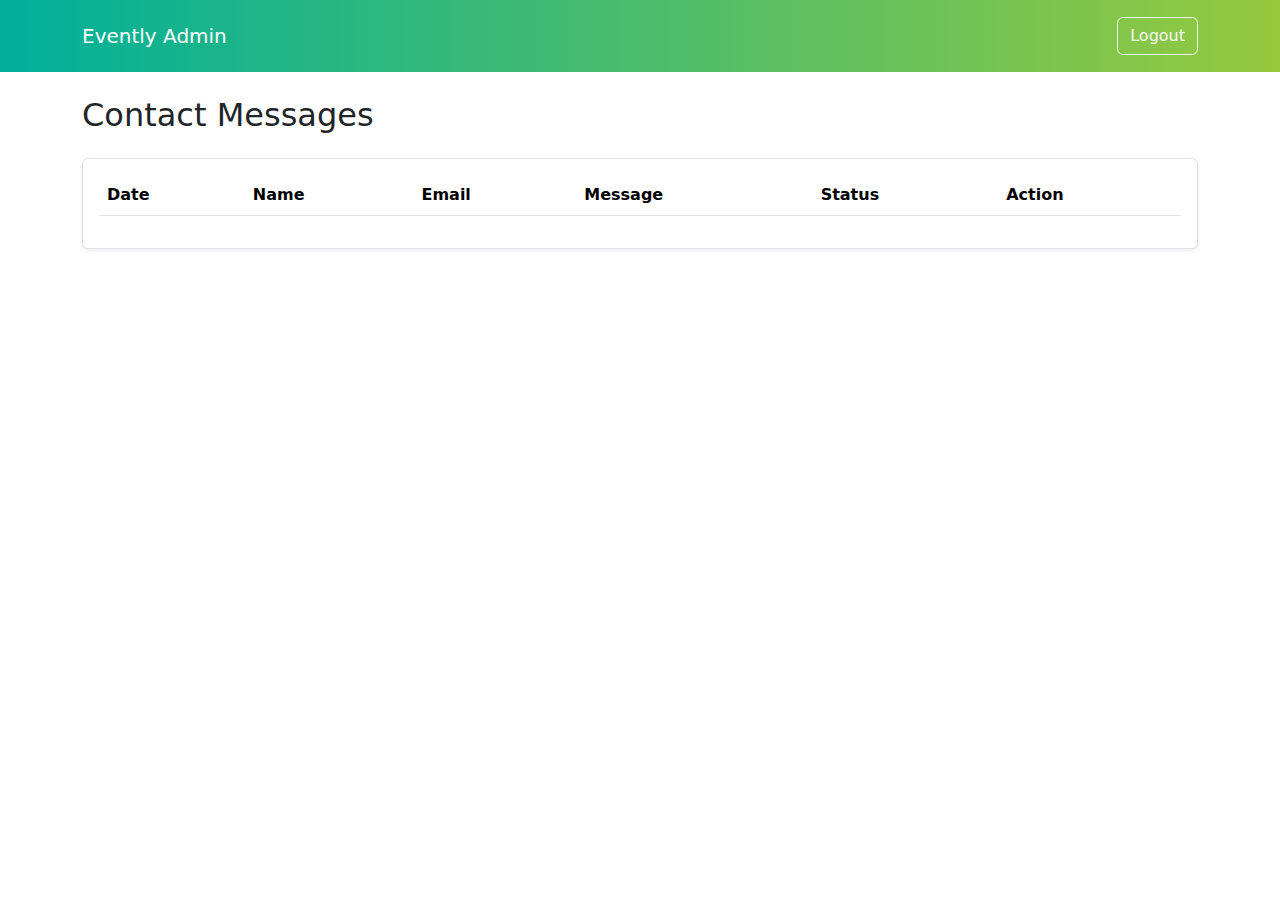
<file: views/admin/messages.html>
<!DOCTYPE html>
<html lang="en">
<head>
    <meta charset="UTF-8">
    <meta name="viewport" content="width=device-width, initial-scale=1.0">
    <title>Contact Messages - Admin Dashboard</title>
    <link rel="icon" type="image/png" href="../../assets/icons/time-management.png">
    <link href="https://cdn.jsdelivr.net/npm/bootstrap@5.3.0/dist/css/bootstrap.min.css" rel="stylesheet">
    <link href="../../assets/css/theme.css" rel="stylesheet">
</head>
<body>
    <script src="../../assets/js/config.js"></script>

    <nav class="navbar navbar-evently">
        <div class="container">
            <a class="navbar-brand" href="#">Evently Admin</a>
            <button onclick="logout()" class="btn btn-outline-light">Logout</button>
        </div>
    </nav>

    <div class="container mt-4">
        <h2 class="mb-4">Contact Messages</h2>
        
        <div class="card card-evently">
            <div class="card-body">
                <div class="table-responsive">
                    <table class="table">
                        <thead>
                            <tr>
                                <th>Date</th>
                                <th>Name</th>
                                <th>Email</th>
                                <th>Message</th>
                                <th>Status</th>
                                <th>Action</th>
                            </tr>
                        </thead>
                        <tbody id="messagesTable">
                            <!-- Messages will be loaded here -->
                        </tbody>
                    </table>
                </div>
            </div>
        </div>
    </div>

    <script>
        document.addEventListener('DOMContentLoaded', function() {
            loadMessages();
        });

        async function loadMessages() {
            try {
                const response = await fetch(`${ACTIVE_CONFIG.BASE_URL}/api/endpoints/admin/get_messages.php`, {
                    headers: {
                        'Authorization': `Bearer ${localStorage.getItem('auth_token')}`
                    }
                });

                const data = await response.json();

                if (data.success) {
                    const messagesTable = document.getElementById('messagesTable');
                    messagesTable.innerHTML = data.messages.map(message => `
                        <tr>
                            <td>${new Date(message.created_at).toLocaleDateString()}</td>
                            <td>${message.name}</td>
                            <td>${message.email}</td>
                            <td>${message.message}</td>
                            <td>
                                <span class="badge ${message.status === 'unread' ? 'bg-danger' : 
                                                    message.status === 'read' ? 'bg-warning' : 
                                                    'bg-success'}">
                                    ${message.status}
                                </span>
                            </td>
                            <td>
                                <button class="btn btn-sm btn-evently" 
                                        onclick="updateStatus(${message.message_id}, 'read')">
                                    Mark as Read
                                </button>
                            </td>
                        </tr>
                    `).join('');
                }
            } catch (error) {
                console.error('Error:', error);
            }
        }

        async function updateStatus(messageId, status) {
            try {
                const response = await fetch(`${ACTIVE_CONFIG.BASE_URL}/api/endpoints/admin/update_message_status.php`, {
                    method: 'POST',
                    headers: {
                        'Content-Type': 'application/json',
                        'Authorization': `Bearer ${localStorage.getItem('auth_token')}`
                    },
                    body: JSON.stringify({
                        message_id: messageId,
                        status: status
                    })
                });

                const data = await response.json();

                if (data.success) {
                    loadMessages(); // Reload messages
                }
            } catch (error) {
                console.error('Error:', error);
            }
        }

        function logout() {
            localStorage.removeItem('auth_token');
            localStorage.removeItem('user_data');
            window.location.href = '../../index.html';
        }
    </script>
</body>
</html>
</file>
<file: assets/css/theme.css>
:root {
    /* Primary Colors */
    --evently-primary: #00b09b;
    --evently-primary-dark: #008f7d;
    --evently-secondary: #96c93d;
    
    /* Gradient */
    --evently-gradient: linear-gradient(to right, #00b09b, #96c93d);
    
    /* Text Colors */
    --evently-text-dark: #2c3e50;
    --evently-text-light: #ffffff;
    --evently-text-muted: #6c757d;
    
    /* Background Colors */
    --evently-bg-light: #ffffff;
    --evently-bg-gray: #f8f9fa;
    
    /* Border Colors */
    --evently-border: #dee2e6;
    
    /* Shadow */
    --evently-shadow: 0 0.125rem 0.25rem rgba(0, 0, 0, 0.075);
    --evently-shadow-lg: 0 0.5rem 1rem rgba(0, 0, 0, 0.15);
}

/* Background Utilities */
.bg-evently-primary {
    background-color: var(--evently-primary) !important;
}

.bg-evently-gradient {
    background: var(--evently-gradient) !important;
}

.bg-evently-light {
    background-color: var(--evently-bg-light) !important;
}

.bg-evently-gray {
    background-color: var(--evently-bg-gray) !important;
}

/* Text Utilities */
.text-evently-primary {
    color: var(--evently-primary) !important;
}

.text-evently-dark {
    color: var(--evently-text-dark) !important;
}

.text-evently-muted {
    color: var(--evently-text-muted) !important;
}

/* Border Utilities */
.border-evently {
    border-color: var(--evently-primary) !important;
}

/* Button Styles */
.btn-evently {
    background-color: var(--evently-primary);
    border-color: var(--evently-primary);
    color: var(--evently-text-light);
    transition: all 0.3s ease;
}

.btn-evently:hover {
    background-color: var(--evently-primary-dark);
    border-color: var(--evently-primary-dark);
    color: var(--evently-text-light);
    transform: translateY(-1px);
}

.btn-outline-evently {
    color: var(--evently-primary);
    border-color: var(--evently-primary);
    transition: all 0.3s ease;
}

.btn-outline-evently:hover {
    background-color: var(--evently-primary);
    color: var(--evently-text-light);
    transform: translateY(-1px);
}

/* Form Styles */
.form-control:focus {
    border-color: var(--evently-primary);
    box-shadow: 0 0 0 0.25rem rgba(0, 176, 155, 0.25);
}

/* Link Styles */
.link-evently {
    color: var(--evently-primary);
    text-decoration: none;
    transition: color 0.3s ease;
}

.link-evently:hover {
    color: var(--evently-primary-dark);
    text-decoration: underline;
}

/* Card Styles */
.card-evently {
    border-color: var(--evently-border);
    box-shadow: var(--evently-shadow);
    transition: all 0.3s ease;
}

.card-evently:hover {
    box-shadow: var(--evently-shadow-lg);
    transform: translateY(-5px);
}

/* Navigation Styles */
.navbar-evently {
    background: var(--evently-gradient);
    padding: 1rem 0;
}

.navbar-evently .navbar-brand,
.navbar-evently .nav-link {
    color: var(--evently-text-light);
}

.navbar-evently .nav-link:hover {
    color: var(--evently-text-light);
    opacity: 0.9;
}

/* Hero Section Styles */
.hero-section {
    background: var(--evently-gradient);
    padding: 100px 0;
    color: var(--evently-text-light);
}

/* Feature Card Styles */
.feature-card {
    padding: 2rem;
    border-radius: 10px;
    border: 1px solid var(--evently-border);
    transition: all 0.3s ease;
}

.feature-card:hover {
    transform: translateY(-5px);
    box-shadow: var(--evently-shadow-lg);
}

.feature-icon {
    font-size: 2.5rem;
    color: var(--evently-primary);
    margin-bottom: 1rem;
}

/* Contact Section Styles */
.contact-section {
    background-color: var(--evently-bg-gray);
    padding: 5rem 0;
}

.social-links a {
    color: var(--evently-primary);
    margin: 0 10px;
    font-size: 1.5rem;
    transition: all 0.3s ease;
}

.social-links a:hover {
    color: var(--evently-primary-dark);
    transform: translateY(-2px);
}

/* Footer Styles */
.footer-evently {
    background: var(--evently-gradient);
    color: var(--evently-text-light);
    padding: 2rem 0;
}

/* Animation Utilities */
.hover-grow {
    transition: transform 0.3s ease;
}

.hover-grow:hover {
    transform: scale(1.02);
}

/* Badge Styles */
.badge-evently {
    background-color: var(--evently-primary);
    color: var(--evently-text-light);
}

/* Custom Scrollbar */
::-webkit-scrollbar {
    width: 10px;
}

::-webkit-scrollbar-track {
    background: var(--evently-bg-gray);
}

::-webkit-scrollbar-thumb {
    background: var(--evently-primary);
    border-radius: 5px;
}

::-webkit-scrollbar-thumb:hover {
    background: var(--evently-primary-dark);
}

/* Responsive Utilities */
@media (max-width: 768px) {
    .hero-section {
        padding: 60px 0;
    }

    .feature-card {
        margin-bottom: 1rem;
    }

    .contact-section {
        padding: 3rem 0;
    }
}

/* Dashboard Layout */
/* Update existing sidebar styles */
.sidebar {
    min-height: calc(100vh - 56px);
    box-shadow: var(--evently-shadow);
}

/* Add media query for smaller screens */
@media (max-width: 768px) {
    .sidebar {
        min-height: auto;
        padding: 1rem !important; /* Override the py-3 class */
    }

    /* Make the nav links display horizontally on small screens */
    .sidebar .nav {
        display: flex;
        flex-direction: row;
        flex-wrap: wrap;
        gap: 0.5rem;
    }

    .sidebar .nav-link {
        padding: 0.5rem 1rem;
        margin-bottom: 0;
        font-size: 0.9rem;
    }

    /* Handle admin section on small screens */
    .sidebar .nav-divider {
        width: 100%;
        margin: 0.5rem 0;
    }

    .sidebar .sidebar-heading {
        width: 100%;
        margin: 0.5rem 0;
    }
}

.sidebar .nav-link {
    color: var(--evently-text-dark);
    padding: 0.8rem 1rem;
    border-radius: 0.25rem;
    margin-bottom: 0.5rem;
    transition: all 0.3s ease;
}

.sidebar .nav-link:hover,
.sidebar .nav-link.active {
    background-color: var(--evently-primary);
    color: white;
}

.sidebar .nav-link i {
    width: 1.5rem;
}

/* DataTable Customization */
.dataTables_wrapper .dataTables_length select,
.dataTables_wrapper .dataTables_filter input {
    border: 1px solid var(--evently-border);
    border-radius: 0.25rem;
    padding: 0.375rem 0.75rem;
}

.dataTables_wrapper .dataTables_length select:focus,
.dataTables_wrapper .dataTables_filter input:focus {
    border-color: var(--evently-primary);
    box-shadow: 0 0 0 0.25rem rgba(0, 176, 155, 0.25);
}

.dataTables_wrapper .dataTables_paginate .paginate_button.current {
    background: var(--evently-primary) !important;
    border-color: var(--evently-primary) !important;
    color: white !important;
}

.dataTables_wrapper .dataTables_paginate .paginate_button:hover {
    background: var(--evently-primary-dark) !important;
    border-color: var(--evently-primary-dark) !important;
    color: white !important;
}

/* Filter Section */
.filter-section {
    background-color: var(--evently-bg-gray);
    border-radius: 0.5rem;
    padding: 1rem;
    margin-bottom: 1rem;
    box-shadow: var(--evently-shadow);
}

/* Status Badges */
.badge-available {
    background-color: var(--evently-primary);
}

.badge-full {
    background-color: #dc3545;
}

.badge-past {
    background-color: var(--evently-text-muted);
}

/* Toast/Alert Styles */
.custom-alert-container {
    position: fixed;
    top: 20px;
    right: 20px;
    z-index: 1050;
}

.custom-alert {
    min-width: 300px;
    padding: 15px 20px;
    border-radius: 4px;
    margin-bottom: 10px;
    box-shadow: var(--evently-shadow-lg);
    transform: translateX(120%);
    transition: transform 0.3s ease-in-out;
    display: flex;
    justify-content: space-between;
    align-items: center;
}

.custom-alert.show {
    transform: translateX(0);
}

.custom-alert-success {
    background-color: var(--evently-primary);
    color: white;
}

.custom-alert-error {
    background-color: #dc3545;
    color: white;
}

.custom-alert-warning {
    background-color: #ffc107;
    color: #000;
}

.custom-alert .close-btn {
    background: none;
    border: none;
    color: inherit;
    padding: 0;
    font-size: 1.25rem;
    opacity: 0.7;
    cursor: pointer;
    margin-left: 10px;
}

.custom-alert .close-btn:hover {
    opacity: 1;
}
</file>
